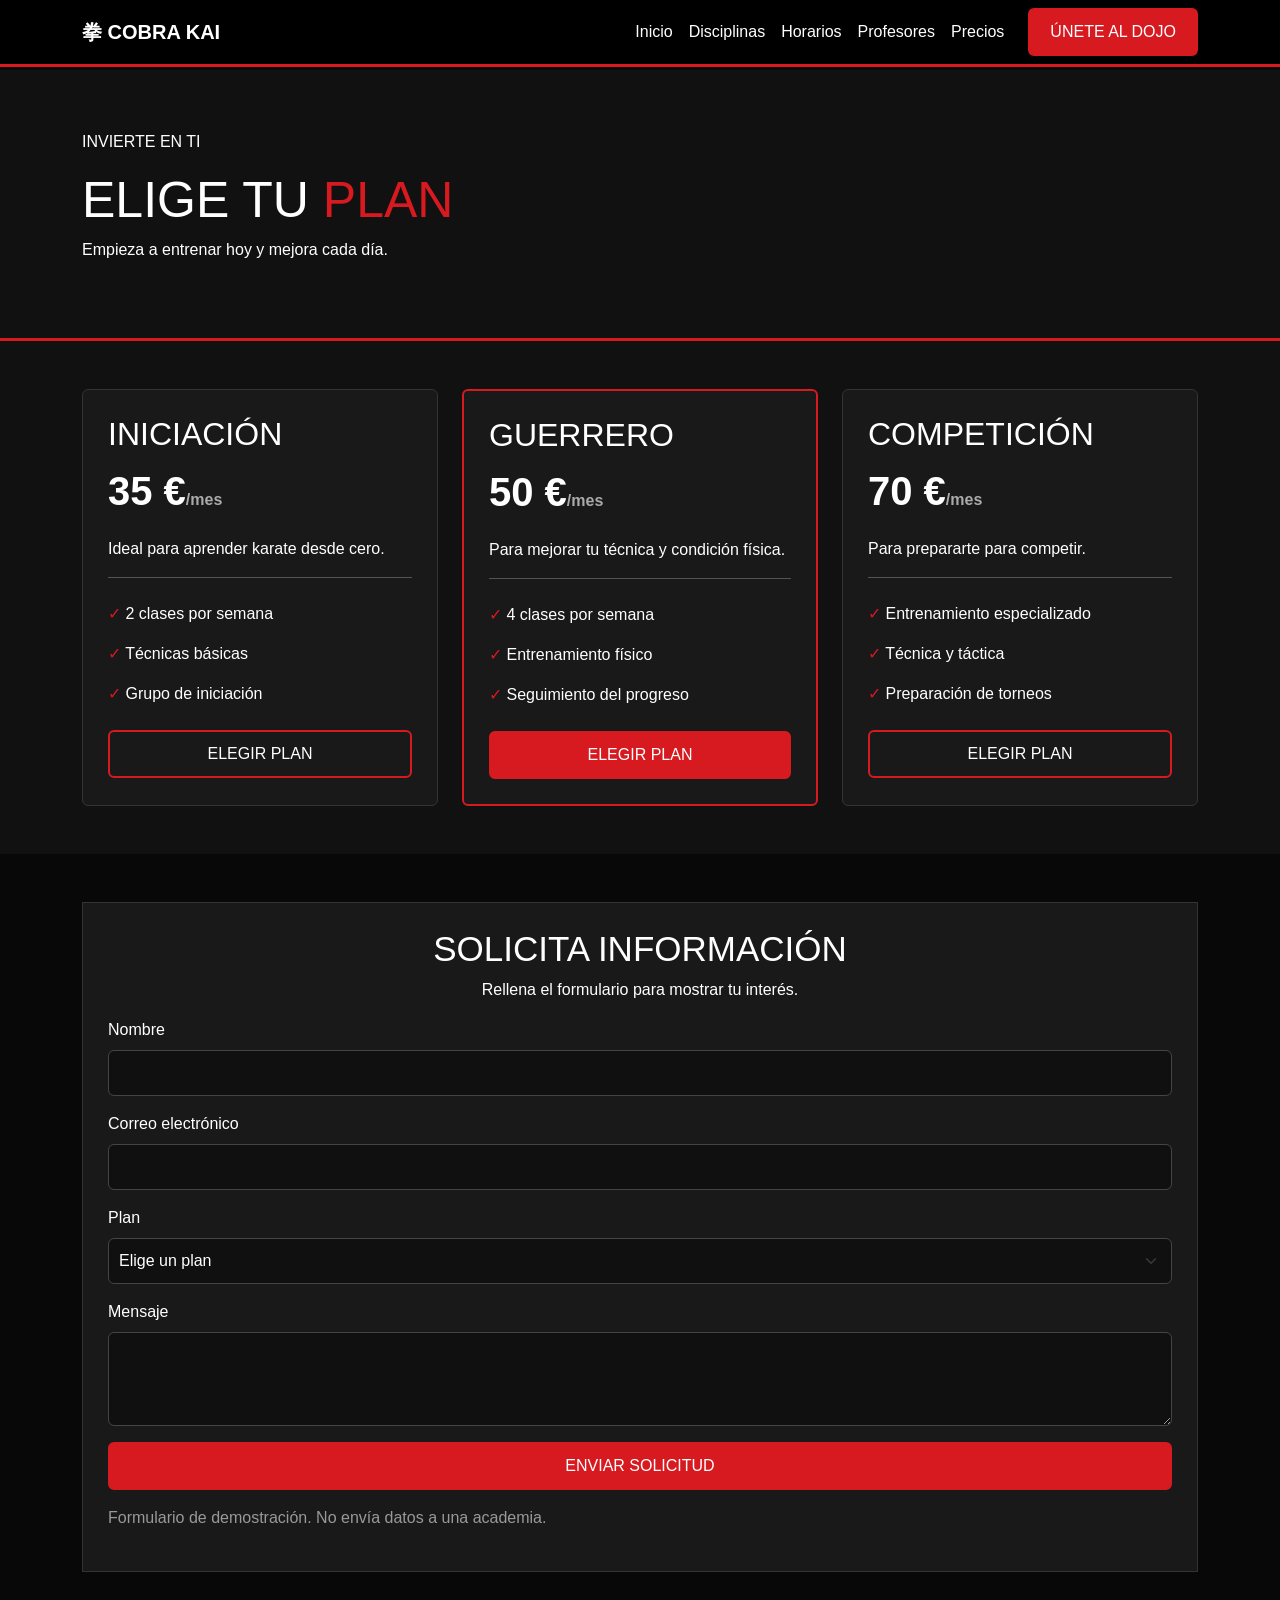
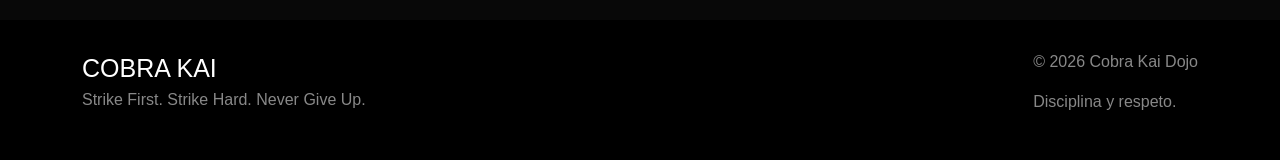
<file: precios.html>
<!DOCTYPE html>
<html lang="es">
<head>
    <meta charset="UTF-8">
    <meta name="viewport" content="width=device-width, initial-scale=1.0">
    <title>Precios | Cobra Kai Dojo</title>

    <link href="https://cdn.jsdelivr.net/npm/bootstrap@5.3.3/dist/css/bootstrap.min.css" rel="stylesheet">
    <link rel="stylesheet" href="estilos.css">
</head>
<body>

<nav class="navbar navbar-expand-lg navbar-dark fixed-top">
    <div class="container">
        <a class="navbar-brand" href="index.html">拳 COBRA KAI</a>

        <button class="navbar-toggler" data-bs-toggle="collapse" data-bs-target="#menu">
            <span class="navbar-toggler-icon"></span>
        </button>

        <div class="collapse navbar-collapse" id="menu">
            <ul class="navbar-nav ms-auto">
                <li class="nav-item"><a class="nav-link" href="index.html">Inicio</a></li>
                <li class="nav-item"><a class="nav-link" href="disciplinas.html">Disciplinas</a></li>
                <li class="nav-item"><a class="nav-link" href="horarios.html">Horarios</a></li>
                <li class="nav-item"><a class="nav-link" href="profesores.html">Profesores</a></li>
                <li class="nav-item"><a class="nav-link active" href="precios.html">Precios</a></li>
            </ul>

            <a href="#planes" class="btn btn-cobra ms-lg-3">ÚNETE AL DOJO</a>
        </div>
    </div>
</nav>


<header class="page-header">
    <div class="container">
        <p class="section-kicker">INVIERTE EN TI</p>
        <h1>ELIGE TU <span>PLAN</span></h1>
        <p>Empieza a entrenar hoy y mejora cada día.</p>
    </div>
</header>


<section class="section-dark py-5" id="planes">
    <div class="container">
        <div class="row g-4">

            <div class="col-md-4">
                <div class="card pricing-card h-100">
                    <div class="card-body">
                        <h2>INICIACIÓN</h2>
                        <p class="price">35 €<span>/mes</span></p>
                        <p>Ideal para aprender karate desde cero.</p>
                        <hr>
                        <ul class="pricing-list">
                            <li>2 clases por semana</li>
                            <li>Técnicas básicas</li>
                            <li>Grupo de iniciación</li>
                        </ul>
                        <a href="#inscripcion" class="btn btn-outline-cobra w-100">ELEGIR PLAN</a>
                    </div>
                </div>
            </div>

            <div class="col-md-4">
                <div class="card pricing-card pricing-featured h-100">
                    <div class="card-body">
                        <h2>GUERRERO</h2>
                        <p class="price">50 €<span>/mes</span></p>
                        <p>Para mejorar tu técnica y condición física.</p>
                        <hr>
                        <ul class="pricing-list">
                            <li>4 clases por semana</li>
                            <li>Entrenamiento físico</li>
                            <li>Seguimiento del progreso</li>
                        </ul>
                        <a href="#inscripcion" class="btn btn-cobra w-100">ELEGIR PLAN</a>
                    </div>
                </div>
            </div>

            <div class="col-md-4">
                <div class="card pricing-card h-100">
                    <div class="card-body">
                        <h2>COMPETICIÓN</h2>
                        <p class="price">70 €<span>/mes</span></p>
                        <p>Para prepararte para competir.</p>
                        <hr>
                        <ul class="pricing-list">
                            <li>Entrenamiento especializado</li>
                            <li>Técnica y táctica</li>
                            <li>Preparación de torneos</li>
                        </ul>
                        <a href="#inscripcion" class="btn btn-outline-cobra w-100">ELEGIR PLAN</a>
                    </div>
                </div>
            </div>

        </div>

    </div>
</section>

<section class="section-black py-5" id="inscripcion">
    <div class="container">
        <div class="contact-panel">
            <h2 class="section-title text-center">SOLICITA INFORMACIÓN</h2>
            <p class="text-center">Rellena el formulario para mostrar tu interés.</p>

            <form action="#" method="get">
                <div class="mb-3">
                    <label for="nombre" class="form-label">Nombre</label>
                    <input type="text" class="form-control cobra-input" id="nombre" name="nombre" required>
                </div>

                <div class="mb-3">
                    <label for="email" class="form-label">Correo electrónico</label>
                    <input type="email" class="form-control cobra-input" id="email" name="email" required>
                </div>

                <div class="mb-3">
                    <label for="plan" class="form-label">Plan</label>
                    <select class="form-select cobra-input" id="plan" name="plan" required>
                        <option value="">Elige un plan</option>
                        <option>Iniciación</option>
                        <option>Guerrero</option>
                        <option>Competición</option>
                    </select>
                </div>

                <div class="mb-3">
                    <label for="mensaje" class="form-label">Mensaje</label>
                    <textarea class="form-control cobra-input" id="mensaje" name="mensaje" rows="3"></textarea>
                </div>

                <button type="submit" class="btn btn-cobra w-100">ENVIAR SOLICITUD</button>
            </form>

            <p class="schedule-note mt-3">
                Formulario de demostración. No envía datos a una academia.
            </p>
        </div>
    </div>
</section>


<footer class="footer">
    <div class="container d-md-flex justify-content-between">
        <div>
            <a class="footer-brand" href="index.html">COBRA KAI</a>
            <p>Strike First. Strike Hard. Never Give Up.</p>
        </div>

        <div>
            <p>© 2026 Cobra Kai Dojo</p>
            <p>Disciplina y respeto.</p>
        </div>
    </div>
</footer>

<script src="https://cdn.jsdelivr.net/npm/bootstrap@5.3.3/dist/js/bootstrap.bundle.min.js"></script>

</body>
</html>
</file>
<file: estilos.css>
body {
    margin: 0;
    padding-top: 70px;
    background-color: #080808;
    color: white;
    font-family: Arial, sans-serif;
}

h1, h2, h3 {
    font-family: Impact, sans-serif;
}

a {
    text-decoration: none;
}

.navbar {
    background-color: black;
    border-bottom: 3px solid #d71920;
}

.navbar-brand {
    color: white !important;
    font-weight: bold;
}

.navbar .nav-link {
    color: white;
}

.navbar .nav-link:hover {
    color: #d71920;
}

.btn-cobra {
    background-color: #d71920;
    color: white;
    border: 2px solid #d71920;
    padding: 10px 20px;
}

.btn-cobra:hover {
    background-color: #a30f16;
    color: white;
}

.btn-outline-cobra {
    background-color: transparent;
    color: white;
    border: 2px solid #d71920;
    padding: 10px 20px;
}

.btn-outline-cobra:hover {
    background-color: #d71920;
}

.hero {
    min-height: 600px;
    display: flex;
    align-items: center;
    background-image: url("https://encrypted-tbn0.gstatic.com/images?q=tbn:ANd9GcR1mAQkeMxn8OH6JoqnHDrkSzit6ZqQOCly5fwp7tHWUwvx_02L9kmVuAg&s=10");
    background-size: cover;
    background-position: center;
}

.hero-overlay {
    background-color: rgba(0, 0, 0, 0.7);
    width: 100%;
    height: 100%;
}

.hero-content {
    padding: 60px 0;
}

.hero h1 {
    font-size: 60px;
}

.hero h1 span,
.section-title span,
.page-header h1 span,
.cta-section h2 span {
    color: #d71920;
}

.hero-description,
.section-intro {
    color: #b5b5b5;
}

.hero-bottom {
    background-color: #d71920;
    color: white;
    padding: 15px;
    text-align: center;
}

.hero-bottom span {
    margin: 10px;
    color: black;
}

.section-dark {
    background-color: #111111;
}

.section-black {
    background-color: #080808;
}

.section-title {
    font-size: 35px;
}

.feature-box {
    background-color: #191919;
    padding: 25px;
    border-bottom: 3px solid #d71920;
}

.feature-box:hover {
    transform: translateY(-5px);
}

.feature-number {
    color: #d71920;
    font-size: 40px;
}

.feature-box p {
    color: #b5b5b5;
}

.carousel {
    border: 1px solid #333333;
}

.carousel-img {
    height: 500px;
    object-fit: cover;
}

.carousel-caption h3 {
    font-size: 35px;
}

.page-header {
    padding: 60px 0;
    background-color: #111111;
    border-bottom: 3px solid #d71920;
}

.page-header h1 {
    font-size: 50px;
}

.discipline-card,
.instructor-card,
.pricing-card {
    background-color: #191919;
    color: white;
    border: 1px solid #333333;
}

.discipline-card:hover,
.instructor-card:hover,
.pricing-card:hover {
    border-color: #d71920;
    transform: translateY(-5px);
}

.discipline-card .card-img-top {
    height: 220px;
    object-fit: cover;
}

.discipline-card .card-body,
.instructor-card .card-body {
    padding: 20px;
}

.card-tag,
.instructor-specialty {
    color: #d71920;
}

.discipline-card .card-text,
.instructor-card p {
    color: #b5b5b5;
}

.discipline-details {
    padding: 15px;
    border-top: 1px solid #333333;
    border-bottom: 1px solid #333333;
}

.cta-section {
    padding: 60px 20px;
    background-color: #151515;
    border-bottom: 3px solid #d71920;
}

.cta-section p {
    color: #b5b5b5;
}

.schedule-table {
    color: white;
}

.schedule-table th {
    background-color: #d71920;
    color: white;
    padding: 15px;
}

.schedule-table td {
    background-color: #191919;
    color: white;
    padding: 15px;
}

.level-badge {
    background-color: #292929;
    border: 1px solid #555555;
    padding: 5px;
}

.schedule-note {
    color: #999999;
}

.dojo-image {
    width: 100%;
    max-height: 430px;
    object-fit: cover;
}

.instructor-card .card-img-top {
    height: 300px;
    object-fit: cover;
}

.instructor-tags span {
    display: inline-block;
    background-color: #292929;
    border-left: 2px solid #d71920;
    padding: 5px 10px;
    margin: 5px;
}

.pricing-card .card-body {
    padding: 25px;
}

.price {
    font-size: 40px;
    font-weight: bold;
}

.price span {
    color: #aaaaaa;
    font-size: 16px;
}

.pricing-description {
    color: #b5b5b5;
}

.pricing-list {
    list-style: none;
    padding: 0;
}

.pricing-list li {
    padding: 8px 0;
}

.pricing-list li::before {
    content: "✓ ";
    color: #d71920;
}

.pricing-featured {
    border: 2px solid #d71920;
}

.pricing-ribbon {
    background-color: #d71920;
    padding: 5px;
}

.contact-panel {
    background-color: #191919;
    border: 1px solid #333333;
    padding: 25px;
}

.cobra-input {
    background-color: #101010;
    color: white;
    border: 1px solid #444444;
    padding: 10px;
}

.cobra-input:focus {
    background-color: #101010;
    color: white;
    border-color: #d71920;
}

.cobra-input::placeholder {
    color: #888888;
}

.form-label {
    color: white;
}

.footer {
    background-color: black;
    color: #888888;
    padding: 30px 0;
}

.footer-brand {
    color: white;
    font-size: 25px;
}

.footer-brand:hover {
    color: #d71920;
}

@media (max-width: 767px) {
    .hero {
        min-height: 450px;
    }

    .hero h1 {
        font-size: 40px;
    }

    .carousel-img {
        height: 350px;
    }

    .page-header h1 {
        font-size: 35px;
    }

    .section-title {
        font-size: 28px;
    }
}
</file>
